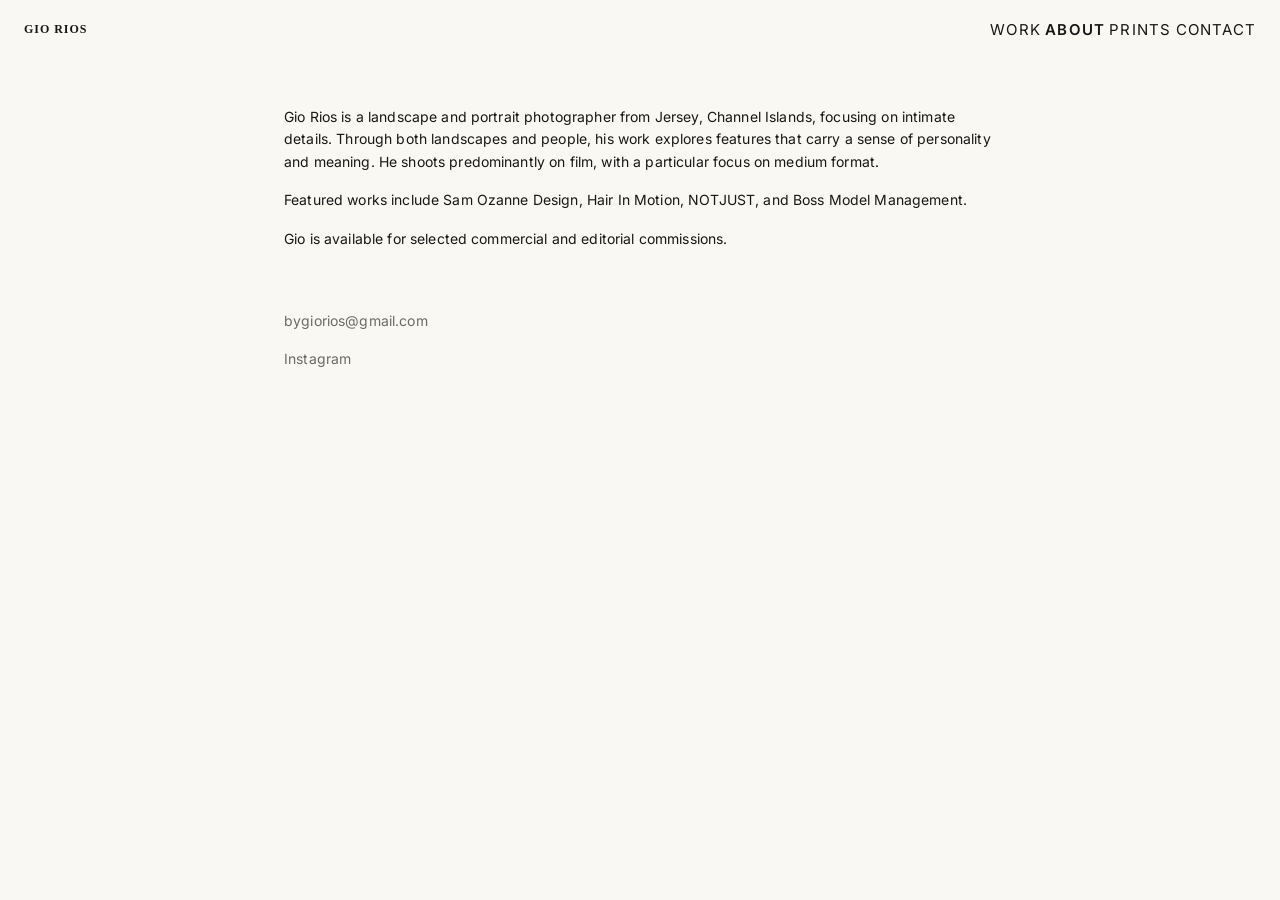
<file: about.html>
<!DOCTYPE html>
<html lang="en">
<head>
  <meta charset="UTF-8" />
  <meta name="viewport" content="width=device-width, initial-scale=1.0" />
  <title>About — Gio Rios</title>
  <meta name="description" content="About Gio Rios, landscape and portrait photographer from Jersey, Channel Islands." />
  <link rel="preconnect" href="https://fonts.googleapis.com">
  <link rel="preconnect" href="https://fonts.gstatic.com" crossorigin>
  <link href="https://fonts.googleapis.com/css2?family=Inter:wght@400;500&display=swap" rel="stylesheet">
  <link rel="stylesheet" href="css/styles.css" />
</head>
<body>
  <header class="site-header">
    <div class="site-header__inner">
      <a class="site-title" href="index.html">Gio Rios</a>
      <nav class="site-nav" aria-label="Main navigation">
        <a href="work.html">Work</a>
        <a class="is-active" href="about.html">About</a>
        <a href="prints.html">Prints</a>
        <a href="contact.html">Contact</a>
      </nav>
      <button class="menu-toggle" type="button" aria-expanded="false" aria-controls="mobile-nav">Menu</button>
    </div>
    <nav class="mobile-nav" id="mobile-nav" aria-label="Mobile navigation">
      <a href="work.html">Work</a>
      <a href="about.html">About</a>
      <a href="prints.html">Prints</a>
      <a href="contact.html">Contact</a>
    </nav>
  </header>

  <main class="page-wrap page-wrap--narrow about-layout">
    <section class="prose">
      <p>
        Gio Rios is a landscape and portrait photographer from Jersey, Channel Islands, focusing on intimate details.
        Through both landscapes and people, his work explores features that carry a sense of personality and meaning.
        He shoots predominantly on film, with a particular focus on medium format.
      </p>

      <p>
        Featured works include Sam Ozanne Design, Hair In Motion, NOTJUST, and Boss Model Management.
      </p>

      <p>
        Gio is available for selected commercial and editorial commissions.
      </p>
    </section>

    <section class="info-block">
      <p><a href="mailto:bygiorios@gmail.com">bygiorios@gmail.com</a></p>
      <p><a href="https://instagram.com/bygiorios" target="_blank" rel="noreferrer">Instagram</a></p>
    </section>
  </main>

  <script src="js/script.js"></script>
</body>
</html>
</file>
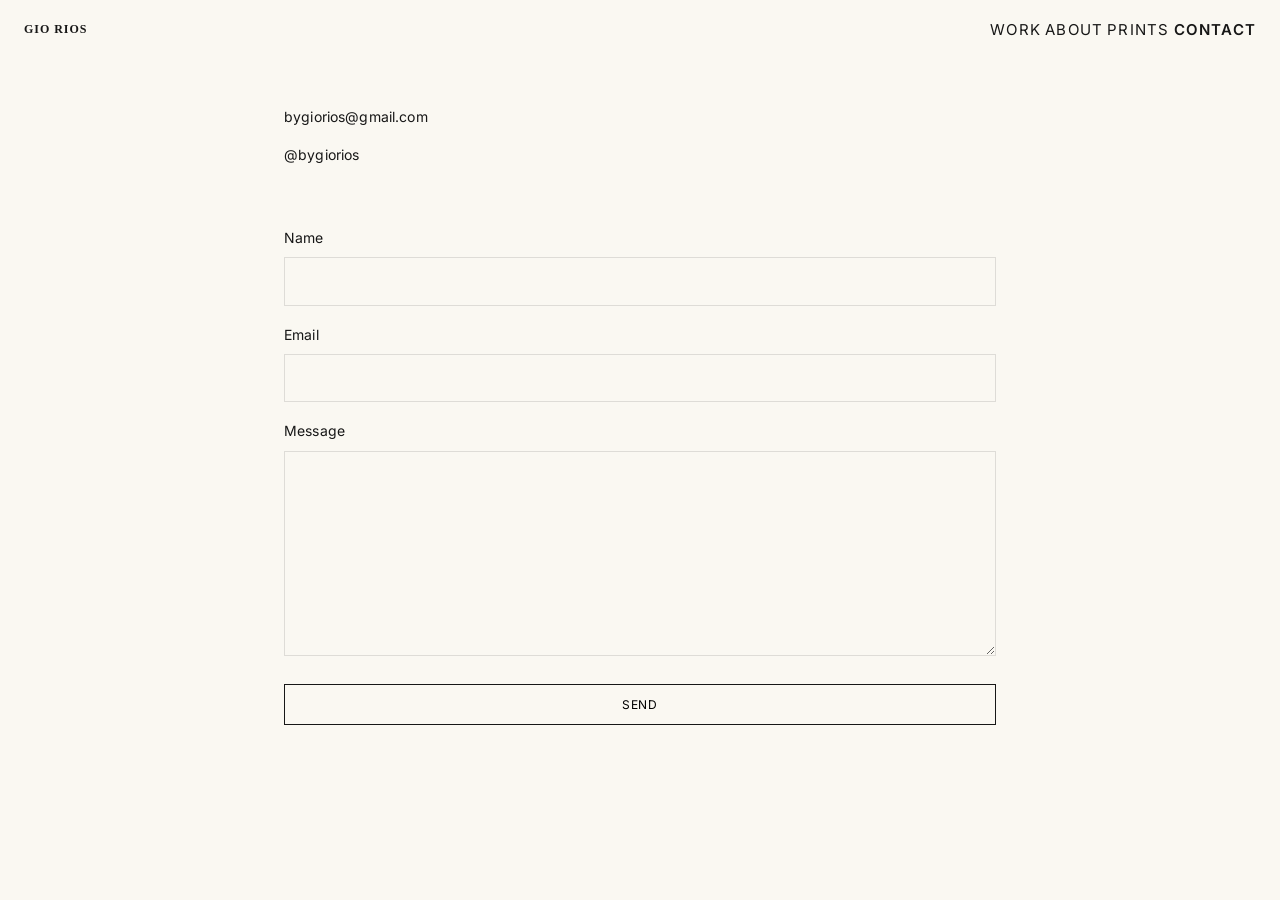
<file: contact.html>
<!DOCTYPE html>
<html lang="en">
<head>
  <meta charset="UTF-8" />
  <meta name="viewport" content="width=device-width, initial-scale=1.0" />
  <title>Contact — Gio Rios</title>
  <meta name="description" content="Contact Gio Rios." />
  <link rel="preconnect" href="https://fonts.googleapis.com">
  <link rel="preconnect" href="https://fonts.gstatic.com" crossorigin>
  <link href="https://fonts.googleapis.com/css2?family=Inter:wght@400;500&display=swap" rel="stylesheet">
  <link rel="stylesheet" href="css/styles.css" />
</head>
<body>
  <header class="site-header">
    <div class="site-header__inner">
      <a class="site-title" href="index.html">Gio Rios</a>
      <nav class="site-nav" aria-label="Main navigation">
        <a href="work.html">Work</a>
        <a href="about.html">About</a>
        <a href="prints.html">Prints</a>
        <a class="is-active" href="contact.html">Contact</a>
      </nav>
      <button class="menu-toggle" type="button" aria-expanded="false" aria-controls="mobile-nav">Menu</button>
    </div>
    <nav class="mobile-nav" id="mobile-nav" aria-label="Mobile navigation">
      <a href="work.html">Work</a>
      <a href="about.html">About</a>
      <a href="prints.html">Prints</a>
      <a href="contact.html">Contact</a>
    </nav>
  </header>

  <main class="page-wrap page-wrap--narrow contact-layout">
    <section class="prose prose--contact">
      <p><a href="mailto:bygiorios@gmail.com">bygiorios@gmail.com</a></p>
      <p><a href="https://instagram.com/bygiorios" target="_blank" rel="noreferrer">@bygiorios</a></p>
    </section>

    <form class="contact-form" action="mailto:bygiorios@gmail.com" method="post" enctype="text/plain">
      <label>
        Name
        <input type="text" name="name" required />
      </label>
      <label>
        Email
        <input type="email" name="email" required />
      </label>
      <label>
        Message
        <textarea name="message" rows="8" required></textarea>
      </label>
      <button type="submit">Send</button>
    </form>
  </main>

  <script src="js/script.js"></script>
</body>
</html>
</file>
<file: css/styles.css>
:root {
  --bg: #faf8f2;
  --text: #171717;
  --muted: #6c6a64;
  --line: rgba(23, 23, 23, 0.12);
  --max-width: 1400px;
  --narrow-width: 760px;
}

* {
  box-sizing: border-box;
}

html {
  scroll-behavior: smooth;
}

body {
  margin: 0;
  background: var(--bg);
  color: var(--text);
  font-family: "Inter", Arial, sans-serif;
  font-size: 14px;
  line-height: 1.6;
  letter-spacing: 0.01em;
}

a {
  color: inherit;
  text-decoration: none;
}

img {
  display: block;
  width: 100%;
}

button,
input,
textarea {
  font: inherit;
}

/* HEADER */

.site-header {
  padding: 18px 24px;
}

.site-header__inner {
  max-width: var(--max-width);
  margin: 0 auto;
  display: flex;
  align-items: center;
  justify-content: space-between;
  gap: 24px;
}

.site-title {
  font-family: "Cormorant Garamond", serif;
  font-size: 34px;
  font-weight: 600;
  letter-spacing: 0.02em;
  white-space: nowrap;
}

.site-title,
.site-nav a,
.mobile-nav a,
.text-list a,
.back-link,
.print-button,
.contact-form button,
.menu-toggle {
  font-size: 12px;
  letter-spacing: 0.08em;
  text-transform: uppercase;
}

.site-nav a {
  font-size: 15px;
  font-weight: 400;
}

/* NAV LINKS */

.site-nav a,
.mobile-nav a,
.text-list a,
.back-link,
.info-block a,
.prose a {
  transition: opacity 0.2s ease;
}

.site-nav a:hover,
.mobile-nav a:hover,
.text-list a:hover,
.back-link:hover,
.info-block a:hover,
.prose a:hover {
  opacity: 0.55;
}

.site-nav a.is-active,
.mobile-nav a.is-active {
  font-weight: 600;
}

/* HAMBURGER */

.menu-toggle {
  display: none;
  flex-direction: column;
  justify-content: center;
  align-items: center;
  gap: 5px;
  width: 28px;
  height: 28px;
  background: transparent;
  border: 0;
  padding: 0;
  cursor: pointer;
}

.menu-toggle span {
  display: block;
  width: 22px;
  height: 2px;
  background: var(--text);
}

/* MOBILE NAV */

.mobile-nav {
  display: none;
  max-width: var(--max-width);
  margin: 10px auto 0;
  padding: 12px 0 0;
  border-top: 1px solid var(--line);
}

.mobile-nav a {
  display: block;
  padding: 8px 0;
}

/* PAGE WRAP */

.page-wrap {
  max-width: var(--max-width);
  margin: 0 auto;
  padding: 18px 24px 72px;
}

.page-wrap--narrow {
  max-width: var(--narrow-width);
}

/* HERO */

.hero-main {
  max-width: 900px;
  margin: 4vh auto 0;
  padding: 0 24px 40px;
}

.hero-link {
  display: block;
}

.hero-image {
  max-height: 78vh;
  width: auto;
  max-width: 100%;
  object-fit: contain;
}

/* TEXT LIST */

.text-list {
  display: flex;
  flex-direction: column;
  gap: 18px;
  padding-top: 48px;
}

/* GALLERY */

.gallery-header {
  display: flex;
  align-items: baseline;
  justify-content: space-between;
  gap: 20px;
  margin-bottom: 34px;
}

.gallery-header h1,
.print-notes h2 {
  margin: 0;
  font-size: 14px;
  font-weight: 500;
  letter-spacing: 0.08em;
  text-transform: uppercase;
}

.gallery-grid {
  display: grid;
  grid-template-columns: repeat(2, minmax(0, 1fr));
  gap: 18px;
}

.gallery-card {
  cursor: zoom-in;
}

.gallery-card img {
  aspect-ratio: 4 / 5;
  object-fit: cover;
}

/* LIGHTBOX */

.lightbox {
  position: fixed;
  inset: 0;
  background: rgba(10, 10, 10, 0.92);
  display: none;
  align-items: center;
  justify-content: center;
  padding: 40px 24px;
  z-index: 100;
}

.lightbox.is-open {
  display: flex;
}

.lightbox-image {
  width: auto;
  max-width: min(1200px, 100%);
  max-height: 85vh;
}

.lightbox-close {
  position: absolute;
  top: 20px;
  right: 22px;
  color: #fff;
  background: transparent;
  border: 0;
  font-size: 34px;
  line-height: 1;
  cursor: pointer;
}

/* ABOUT + CONTACT */

.about-layout,
.contact-layout {
  display: grid;
  gap: 44px;
  padding-top: 46px;
}

.prose p,
.info-block p,
.print-meta p,
.print-notes p {
  margin: 0 0 16px;
}

.info-block,
.print-notes {
  color: var(--muted);
}

/* PRINTS */

.prints-layout {
  display: grid;
  grid-template-columns: minmax(0, 1fr) 320px;
  gap: 48px;
  align-items: start;
}

.prints-list {
  display: flex;
  flex-direction: column;
  gap: 56px;
}

.print-item {
  display: grid;
  grid-template-columns: minmax(0, 1fr) 220px;
  gap: 24px;
  align-items: start;
}

.print-item img {
  aspect-ratio: 4 / 5;
  object-fit: cover;
}

.print-meta h3 {
  margin: 0 0 12px;
  font-size: 14px;
  font-weight: 500;
}

.print-button,
.contact-form button {
  display: inline-flex;
  align-items: center;
  justify-content: center;
  border: 1px solid var(--text);
  padding: 10px 14px;
  margin-top: 10px;
  background: transparent;
  cursor: pointer;
}

.print-button[aria-disabled="true"] {
  opacity: 0.45;
  cursor: default;
}

/* CONTACT FORM */

.contact-form {
  display: grid;
  gap: 18px;
}

.contact-form label {
  display: grid;
  gap: 8px;
}

.contact-form input,
.contact-form textarea {
  width: 100%;
  border: 1px solid var(--line);
  background: transparent;
  padding: 12px;
}

.contact-form input:focus,
.contact-form textarea:focus {
  outline: none;
  border-color: var(--text);
}

/* TABLET */

@media (max-width: 900px) {

  .prints-layout,
  .print-item {
    grid-template-columns: 1fr;
  }

  .print-notes {
    order: -1;
  }

}

/* MOBILE */

@media (max-width: 760px) {

  .site-nav {
    display: none;
  }

  .menu-toggle {
    display: flex;
  }

  .mobile-nav.is-open {
    display: block;
  }

  .gallery-grid {
    grid-template-columns: 1fr;
  }

  .hero-main {
    margin-top: 2vh;
  }

  .site-header,
  .page-wrap,
  .hero-main {
    padding-left: 16px;
    padding-right: 16px;
  }

}
</file>
